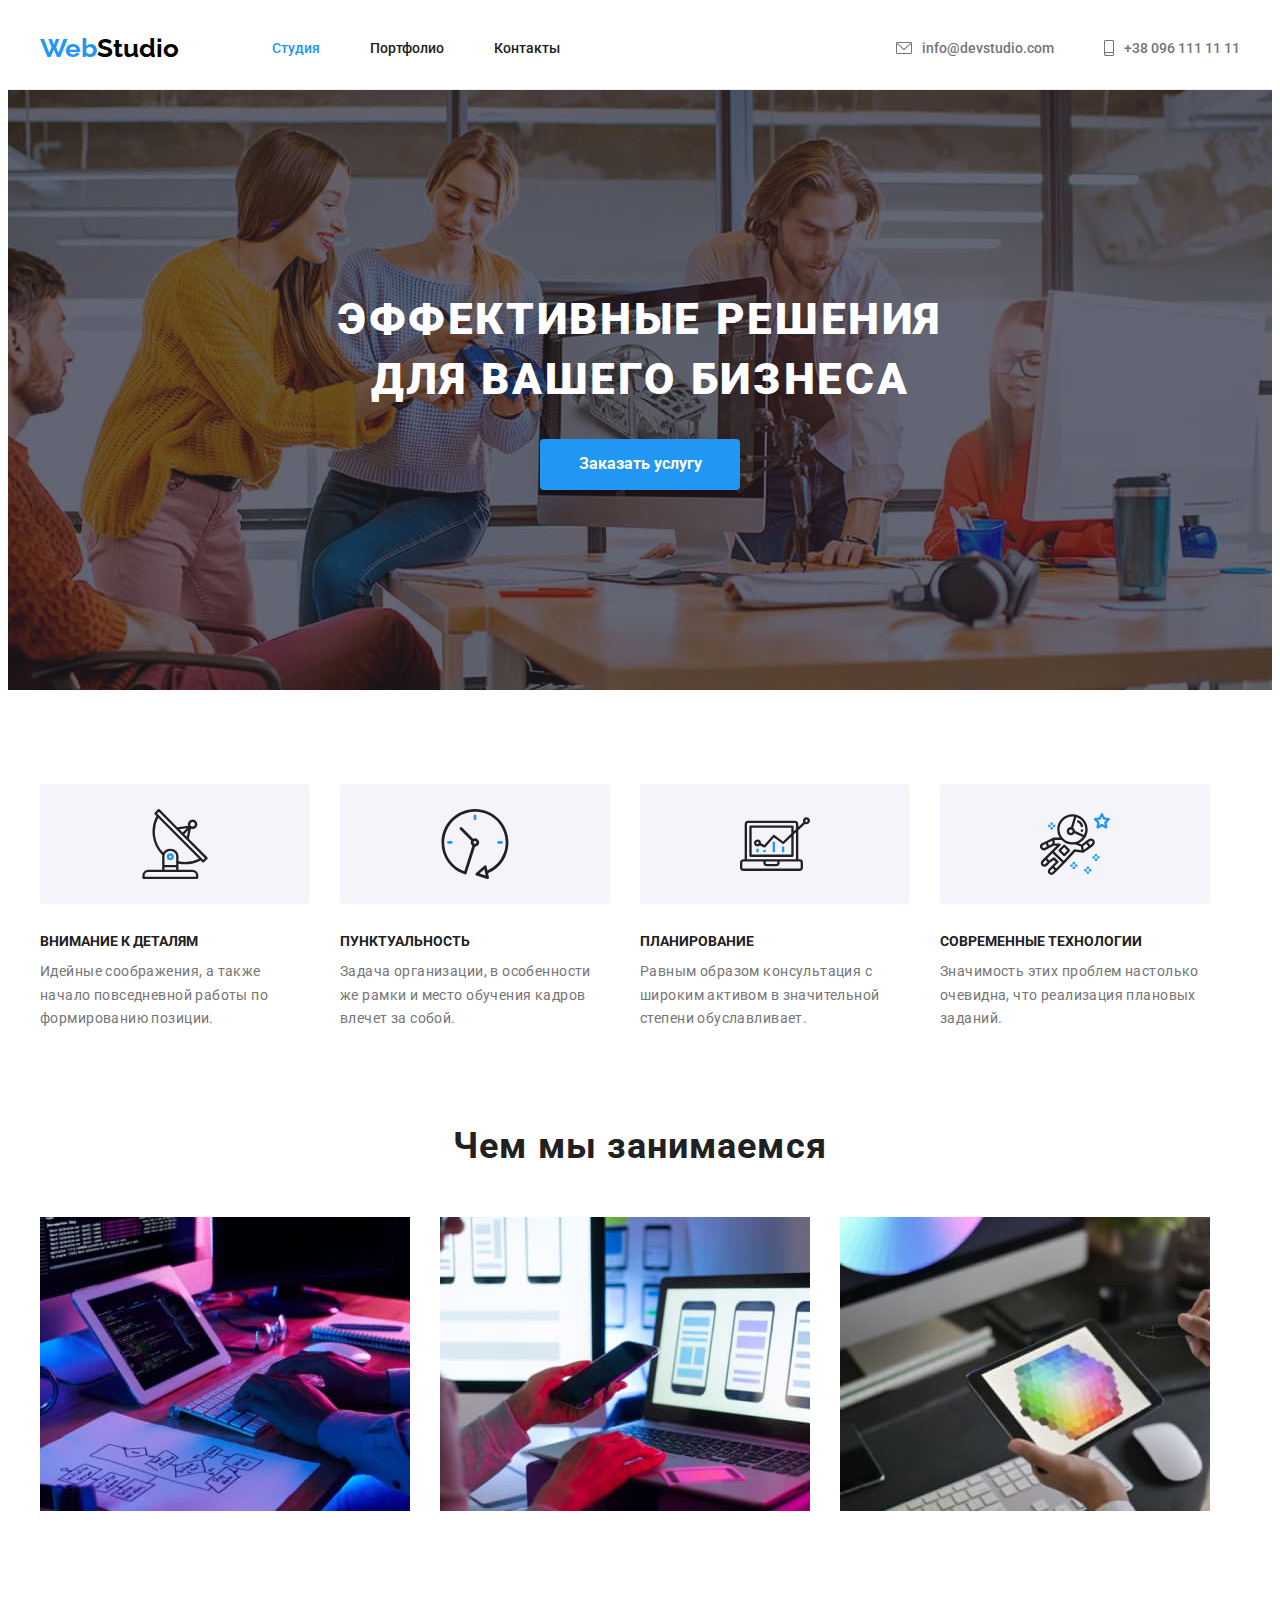
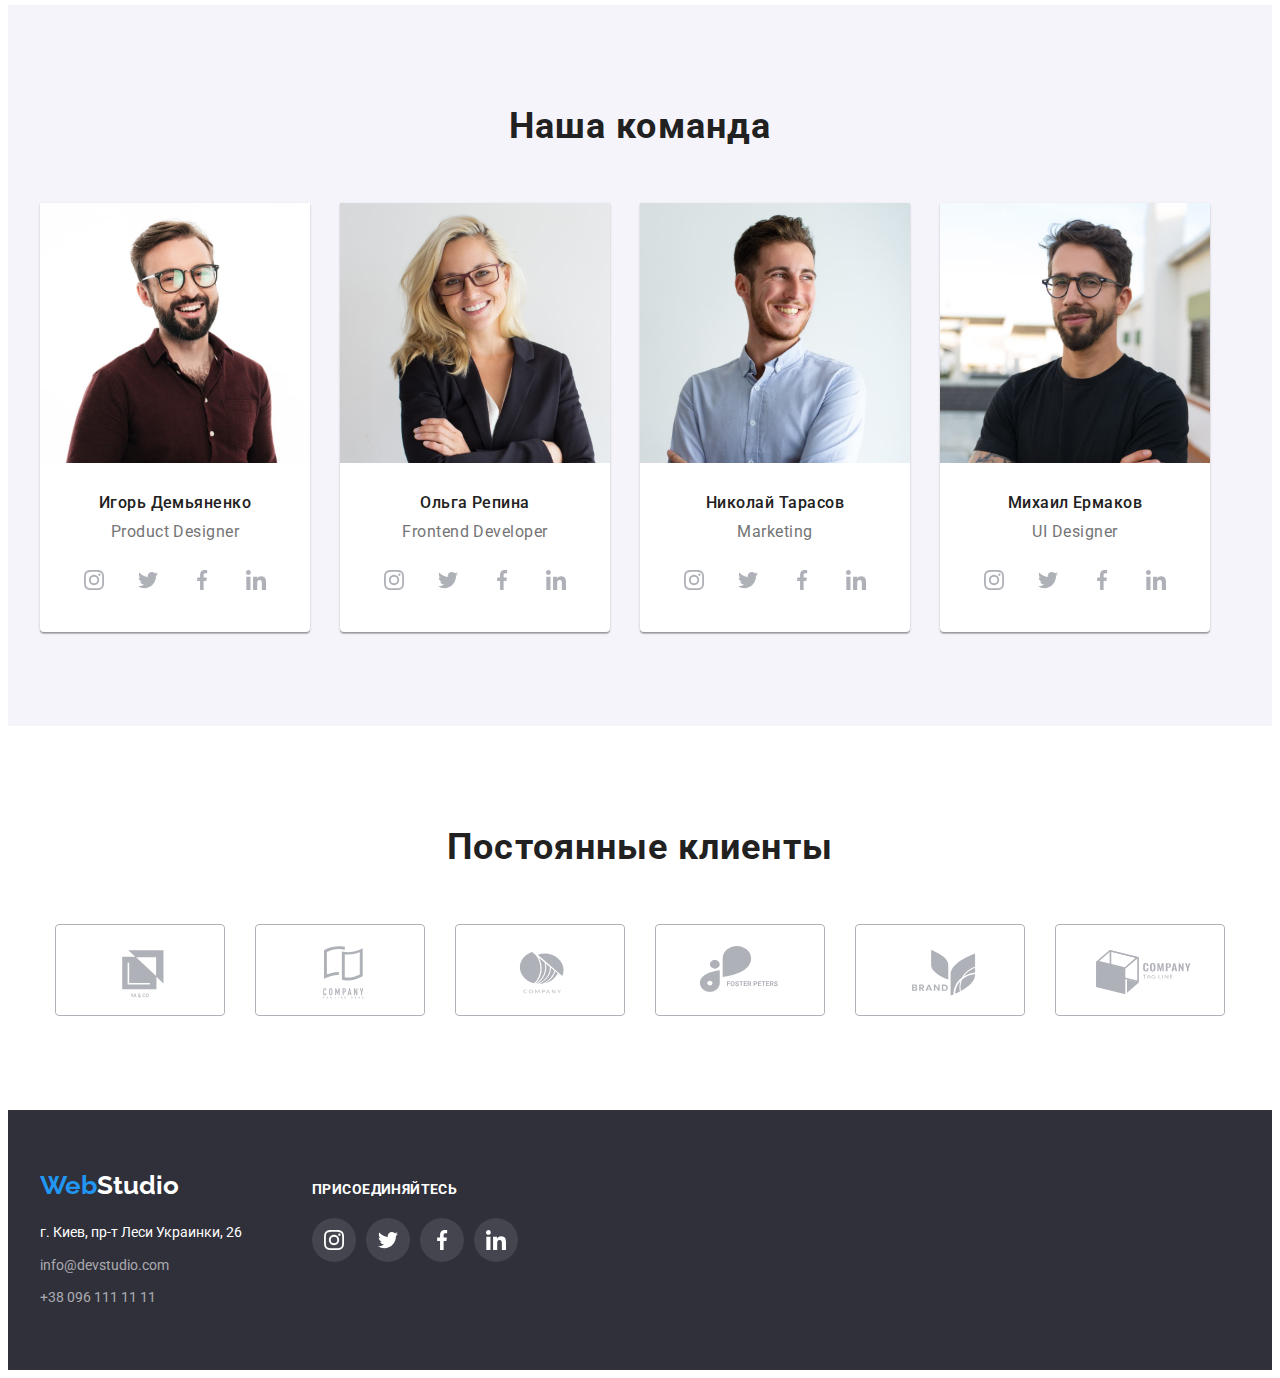
<file: index.html>
<!DOCTYPE html>
<html lang="ru">
<head>
    <meta charset="UTF-8">
    <meta http-equiv="X-UA-Compatible" content="IE=edge">
    <meta name="viewport" content="width=device-width, initial-scale=1.0">
    <title>Студия</title>
    <link rel="preconnect" href="https://fonts.googleapis.com">
    <link rel="preconnect" href="https://fonts.gstatic.com" crossorigin>
    <link href="https://fonts.googleapis.com/css2?family=Raleway:wght@700&family=Roboto:wght@400;500;700;900&display=swap"
        rel="stylesheet">
<link rel="stylesheet" href="https://cdnjs.cloudflare.com/ajax/libs/modern-normalize/1.1.0/modern-normalize.min.css"
    integrity="sha512-wpPYUAdjBVSE4KJnH1VR1HeZfpl1ub8YT/NKx4PuQ5NmX2tKuGu6U/JRp5y+Y8XG2tV+wKQpNHVUX03MfMFn9Q=="
    crossorigin="anonymous" referrerpolicy="no-referrer" />
        <link rel="stylesheet" href="./css/styles.css">
</head>
<body>

    
<header class="header">

<!--navigation-->

<div class="container">

<nav class="nav-box main-nav">
   
    <a href="/" class="logo"><span class="logo-color">Web</span>Studio</a>


    <ul class="nav-list">
       <li class="item">
        <a href="./index.html" class="nav-link current" >Студия</a> 
       </li>
       <li class="item">
        <a href="./portfolio.html" class="nav-link">Портфолио</a>
       </li>
       <li class="item">
        <a href="" class="nav-link">Контакты</a>
       </li>
    </ul>
    
        <ul class="contacts-list">
           <li class="item">
               <a href="mailto:info@devstudio.com" class="contact-link">
                <svg class="icon-envelope" width="16" height="12">
                    <use href="./images/symbol-defs.svg#icon-envelope"></use>
                </svg>info@devstudio.com</a>
            </li>
    
           <li class="item">
               <a href="tel:+380961111111" class="contact-link">
                   <svg class="icon-smartphone" width="10" height="16">
                <use href="./images/symbol-defs.svg#icon-smartphone"></use>
            </svg>+38 096 111 11 11</a>
            </li>
       </ul>
   


</nav>
</div>
 
</header>

<!--main info-->

<main>
         <!--hero section-->
       
   
            <section class="hero">
            <div class="container">
                <h1 class="hero-title">Эффективные решения для вашего бизнеса</h1>
            
                <button type="button" class="button">Заказать услугу</button>
                </div>
            </section>
    
        <!--feachers-->

    <section class="features-section">
        <div class="container">
        <h2 class="visually-hidden">Особенности</h2>

        <ul class="features-list">
            <li class="item">
               <div class="icon-block">
                   <svg width="70" height="70">
                       <use href="./images/symbol-defs.svg#icon-antenna"></use>
                   </svg>
               </div>
                <h3 class="feature-title">Внимание к деталям</h3>
                <p class="feature-description">Идейные соображения, а также начало повседневной работы по формированию позиции.</p>
            </li>
            
            <li class="item">
                <div class="icon-block">
                    <svg width="70" height="70">
                        <use href="./images/symbol-defs.svg#icon-clock"></use>
                    </svg>
                </div>
                <h3 class="feature-title">Пунктуальность</h3>
                <p class="feature-description">Задача организации, в особенности же рамки и место обучения кадров влечет за собой.</p>
            </li>

            <li class="item">
                <div class="icon-block">
                    <svg width="70" height="70">
                        <use href="./images/symbol-defs.svg#icon-diagram"></use>
                    </svg>
                </div>
                <h3 class="feature-title">Планирование</h3>
                <p class="feature-description">Равным образом консультация с широким активом в значительной степени обуславливает.</p>
            </li>

            <li class="item">
                <div class="icon-block">
                    <svg width="70" height="70">
                        <use href="./images/symbol-defs.svg#icon-astronaut"></use>
                    </svg>
                </div>
                <h3 class="feature-title">Современные технологии</h3>
                <p class="feature-description">Значимость этих проблем настолько очевидна, что реализация плановых заданий.</p>
            </li>
        </ul>
        </div>
    </section>
        
        <!--work-->
    <section class="work-section"> 
        <div class="container">
       
        <h2 class="work-title">Чем мы занимаемся</h2>

        <ul class="work-list">
            <li class="item">
                <img src="./images/box1.jpg" alt="кодинг на планшете" width="370">
            </li>
            <li class="item">
                <img src="./images/box2.jpg" alt="смартфон и ноутбук" width="370">
            </li>
            <li class="item">
                <img src="./images/box3.jpg" alt="палитра цветов на планшете" width="370">
            </li>
        </ul>
        </div>
    </section>

        <!--team-->

    <section class="team-section">
        <div class="container">
       
        <h2 class="team-title">Наша команда</h2>

        <ul class="team-list">
            <li class="item">
                <img src="./images/img4.jpg" alt="Игорь Демьяненко" width="270" height="260">
              <div class="card-desc">
                <h3 class="team-member">Игорь Демьяненко</h3>
                <p class="position">Product Designer</p>
              
           
              <ul class="social-links">
                  <li class="social-item">
                      <a href="#" class="link-icon"> 
                          <svg class="icon" width="20" height="20">
                            <use href="./images/symbol-defs.svg#icon-instagram"></use>
                        </svg>
                    </a>
                    </li>
                  <li class="social-item">
                      <a href="#" class="link-icon">
                          <svg class="icon" width="20" height="20">
                              <use href="./images/symbol-defs.svg#icon-twitter"></use>
                            </svg>
                        </a>
                    </li>
                  <li class="social-item">
                      <a href="#" class="link-icon">
                          <svg class="icon" width="20" height="20">
                              <use href="./images/symbol-defs.svg#icon-facebook"></use>
                            </svg>
                        </a>
                    </li>
                  <li class="social-item">
                      <a href="#" class="link-icon">
                          <svg class="icon" width="20" height="20">
                              <use href="./images/symbol-defs.svg#icon-linkedin"></use>
                            </svg>
                        </a>
                    </li>
              </ul>
        </div>
           
            </li>
            <li class="item">
                <img src="./images/img1.jpg" alt="Ольга Репина" width="270" height="260">
              
                <div class="card-desc">
                    <h3 class="team-member">Ольга Репина</h3>
                    <p class="position">Frontend Developer</p>
                    <ul class="social-links">
                        <li class="social-item">
                            <a href="#" class="link-icon">
                                <svg class="icon" width="20" height="20">
                                    <use href="./images/symbol-defs.svg#icon-instagram"></use>
                                </svg>
                            </a>
                        </li>
                        <li class="social-item">
                            <a href="#" class="link-icon">
                                <svg class="icon" width="20" height="20">
                                    <use href="./images/symbol-defs.svg#icon-twitter"></use>
                                </svg>
                            </a>
                        </li>
                        <li class="social-item">
                            <a href="#" class="link-icon">
                                <svg class="icon" width="20" height="20">
                                    <use href="./images/symbol-defs.svg#icon-facebook"></use>
                                </svg>
                            </a>
                        </li>
                        <li class="social-item">
                            <a href="#" class="link-icon">
                                <svg class="icon" width="20" height="20">
                                    <use href="./images/symbol-defs.svg#icon-linkedin"></use>
                                </svg>
                            </a>
                        </li>
                    </ul>
                </div>
           
            </li>
            <li class="item">
                <img src="./images/img2.jpg" alt="Николай Тарасов" width="270" height="260">
              
                <div class="card-desc">
                    <h3 class="team-member">Николай Тарасов</h3>
                    <p class="position">Marketing</p>
                    <ul class="social-links">
                        <li class="social-item">
                            <a href="#" class="link-icon">
                                <svg class="icon" width="20" height="20">
                                    <use href="./images/symbol-defs.svg#icon-instagram"></use>
                                </svg>
                            </a>
                        </li>
                        <li class="social-item">
                            <a href="#" class="link-icon">
                                <svg class="icon" width="20" height="20">
                                    <use href="./images/symbol-defs.svg#icon-twitter"></use>
                                </svg>
                            </a>
                        </li>
                        <li class="social-item">
                            <a href="#" class="link-icon">
                                <svg class="icon" width="20" height="20">
                                    <use href="./images/symbol-defs.svg#icon-facebook"></use>
                                </svg>
                            </a>
                        </li>
                        <li class="social-item">
                            <a href="#" class="link-icon">
                                <svg class="icon" width="20" height="20">
                                    <use href="./images/symbol-defs.svg#icon-linkedin"></use>
                                </svg>
                            </a>
                        </li>
                    </ul>
                </div>
           
            </li>
            <li class="item">
                <img src="./images/img3.jpg" alt="Михаил Ермаков" width="270" height="260">
             
               <div class="card-desc">
                    <h3 class="team-member">Михаил Ермаков</h3>
                    <p class="position">UI Designer</p>
                    <ul class="social-links">
                        <li class="social-item">
                            <a href="#" class="link-icon">
                                <svg class="icon" width="20" height="20">
                                    <use href="./images/symbol-defs.svg#icon-instagram"></use>
                                </svg>
                            </a>
                        </li>
                        <li class="social-item">
                            <a href="#" class="link-icon">
                                <svg class="icon" width="20" height="20">
                                    <use href="./images/symbol-defs.svg#icon-twitter"></use>
                                </svg>
                            </a>
                        </li>
                        <li class="social-item">
                            <a href="#" class="link-icon">
                                <svg class="icon" width="20" height="20">
                                    <use href="./images/symbol-defs.svg#icon-facebook"></use>
                                </svg>
                            </a>
                        </li>
                        <li class="social-item">
                            <a href="#" class="link-icon">
                                <svg class="icon" width="20" height="20">
                                    <use href="./images/symbol-defs.svg#icon-linkedin"></use>
                                </svg>
                            </a>
                        </li>
                    </ul>
               </div>
            
            </li>
        </ul>
        </div>
    </section>

</main>
<!--clients-->

<section class="clients-section">
    <div class="container">

        <h2 class="clients-title">Постоянные клиенты</h2>

        <ul class="clients-list">
           
            <li class="item">
                <a href="#" class="client-link">
                <svg class="icon" width="106" height="60"><use href="./images/symbol-defs.svg#icon-logo"></use></svg>
            </a>
        </li>
       
        
            <li class="item">
                <a href="#" class="client-link">
                <svg class="icon" width="106" height="60"><use href="./images/symbol-defs.svg#icon-logo-1"></use></svg>
            </a>
        </li>
       
       
            <li class="item">
                <a href="#" class="client-link">
                <svg class="icon" width="106" height="60"><use href="./images/symbol-defs.svg#icon-logo-2"></use></svg>
            </a>
        </li>
        
       
            <li class="item">
                <a href="#" class="client-link">
                <svg class="icon" width="106" height="60"><use href="./images/symbol-defs.svg#icon-logo-3"></use></svg>
            </a>
        </li>
        
            <li class="item">
                <a href="#" class="client-link">
                <svg class="icon" width="106" height="60"><use href="./images/symbol-defs.svg#icon-logo-4"></use></svg>
            </a>
        </li>
       
            <li class="item">
                <a href="#" class="client-link">
                <svg class="icon" width="106" height="60"><use href="./images/symbol-defs.svg#icon-logo-5"></use></svg>
            </a>
        </li>
       
        </ul>


    </div>
</section>

<!--footer-->

<footer class="footer">
    <div class="container footer-nav">
        <div class="footer-contacts">
  
    <a href="/" class="logotype"><span class="logotype-color">Web</span>Studio</a>

    <address>г. Киев, пр-т Леси Украинки, 26</address>

<ul class="contacts">
    <li class="item"><a href="mailto:info@devstudio.com" class="link">info@devstudio.com</a></li>

    <li class="item"><a href="tel:+380961111111" class="link">+38 096 111 11 11</a></li>
</ul>
         </div>

         <div class="social-footer">

            <h3 class="subtitle">Присоединяйтесь</h3>

            <ul class="footer-list">

        <li class="footer-item">
            <a href="#" class="link-icon">
                <svg class="icon" width="20" height="20">
                    <use href="./images/symbol-defs.svg#icon-instagram"></use>
                </svg>
            </a>
        </li>
        <li class="footer-item">
            <a href="#" class="link-icon">
                <svg class="icon" width="20" height="20">
                    <use href="./images/symbol-defs.svg#icon-twitter"></use>
                </svg>
            </a>
        </li>
        <li class="footer-item">
            <a href="#" class="link-icon">
                <svg class="icon" width="20" height="20">
                    <use href="./images/symbol-defs.svg#icon-facebook"></use>
                </svg>
            </a>
        </li>
        <li class="footer-item">
            <a href="#" class="link-icon">
                <svg class="icon" width="20" height="20">
                    <use href="./images/symbol-defs.svg#icon-linkedin"></use>
                </svg>
            </a>
        </li>
        </ul>


         </div>


</div>
</footer>
</body>

</html>
</file>
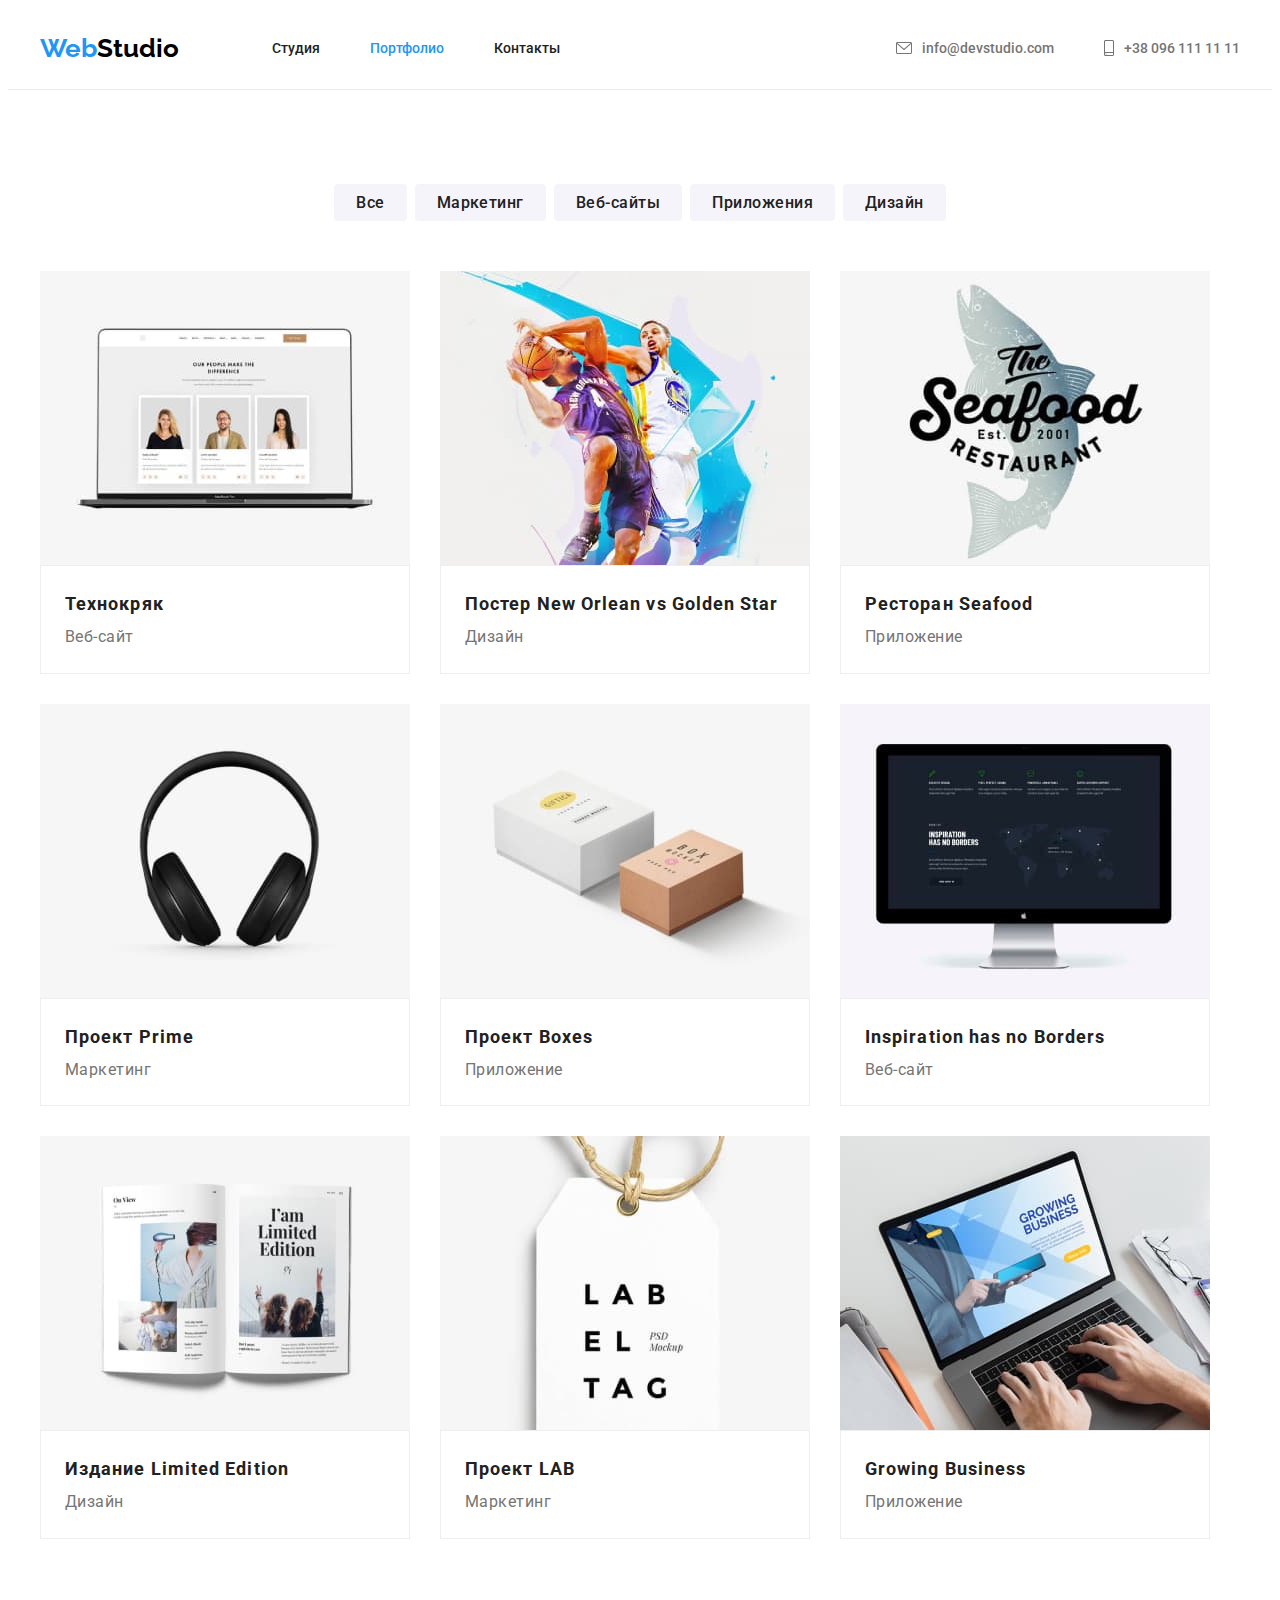
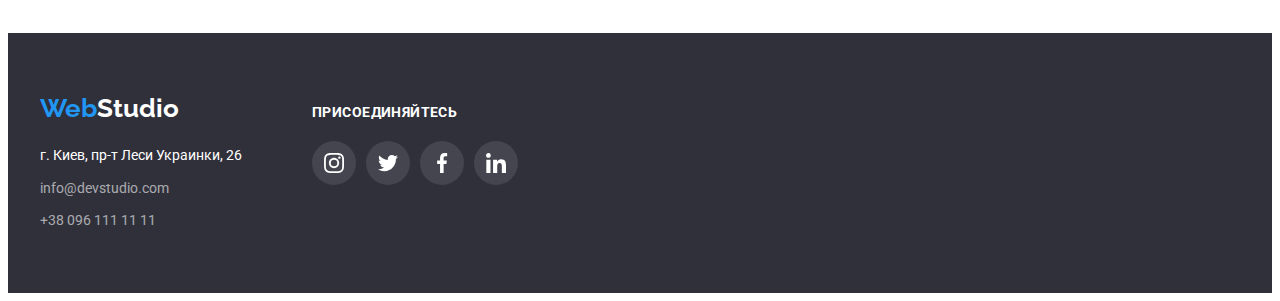
<file: portfolio.html>
<!DOCTYPE html>
<html lang="ru">
<head>
    <meta charset="UTF-8">
    <meta http-equiv="X-UA-Compatible" content="IE=edge">
    <meta name="viewport" content="width=device-width, initial-scale=1.0">
    <title>Портфолио</title>
    <link rel="preconnect" href="https://fonts.googleapis.com">
    <link rel="preconnect" href="https://fonts.gstatic.com" crossorigin>
    <link href="https://fonts.googleapis.com/css2?family=Raleway:wght@700&family=Roboto:wght@400;500;700;900&display=swap"
        rel="stylesheet">
    <link rel="stylesheet" href="https://cdnjs.cloudflare.com/ajax/libs/modern-normalize/1.1.0/modern-normalize.min.css"
        integrity="sha512-wpPYUAdjBVSE4KJnH1VR1HeZfpl1ub8YT/NKx4PuQ5NmX2tKuGu6U/JRp5y+Y8XG2tV+wKQpNHVUX03MfMFn9Q=="
        crossorigin="anonymous" referrerpolicy="no-referrer" />
    <link rel="stylesheet" href="./css/styles.css" />
    
</head>

<body>

<header class="header">

<!--navigation-->
<div class="container">

    <nav class="nav-box main-nav">

        <a href="/" class="logo"><span class="logo-color">Web</span>Studio</a>


        <ul class="nav-list">
            <li class="item">
                <a href="./index.html" class="nav-link">Студия</a>
            </li>
            <li class="item">
                <a href="./portfolio.html" class="nav-link current">Портфолио</a>
            </li>
            <li class="item">
                <a href="" class="nav-link">Контакты</a>
            </li>
        </ul>

        <ul class="contacts-list">
            <li class="item">
                <a href="mailto:info@devstudio.com" class="contact-link">
                    <svg class="icon-envelope" width="16" height="12">
                        <use href="./images/symbol-defs.svg#icon-envelope"></use>
                    </svg>info@devstudio.com</a>
            </li>

            <li class="item">
                <a href="tel:+380961111111" class="contact-link">
                    <svg class="icon-smartphone" width="10" height="16">
                        <use href="./images/symbol-defs.svg#icon-smartphone"></use>
                    </svg>+38 096 111 11 11</a>
            </li>
        </ul>



    </nav>
</div>
  
</header>

<!--main info-->

<main>

    <!--filters-->


    <section class="filters-section">
        <div class="container">

        <h1 class="visually-hidden">Наши работы</h1>
        
            
        <ul class="filters-list">
           
            <li class="item"><button type="button" class="filter">Все</button></li>
            <li class="item"><button type="button" class="filter">Маркетинг</button></li>
            <li class="item"><button type="button" class="filter">Веб-сайты</button></li>
            <li class="item"><button type="button" class="filter">Приложения</button></li>
            <li class="item"><button type="button" class="filter">Дизайн</button></li>
           
        </ul>

    <!--portfolio-->

        
         <ul class="works-list">
             <li class="item"><img src="./images/img5.jpg" alt="Раскрытый ноутбук" width="370" height="294" >
               <div class="card"> 
                   <h2 class="caption">Технокряк</h2>
                <p class="desc">Веб-сайт</p>
                </div>
             </li>
             <li class="item"><img src="./images/img6.jpg" alt="Два баскетболиста в прыжке" width="370" height="294">
               <div class="card">
                <h2 class="caption">Постер New Orlean vs Golden Star</h2>
                <p class="desc">Дизайн</p>
                </div>
            </li>
            <li class="item"><img src="./images/img7.jpg" alt="Логотип ресторана на фоне рыбы" width="370" height="294">
                <div class="card">
                <h2 class="caption">Ресторан Seafood</h2>
                <p class="desc">Приложение</p>
                </div>
            </li>
            <li class="item"><img src="./images/img8.jpg" alt="Наушники" width="370" height="294">
                <div class="card">
                <h2 class="caption">Проект Prime</h2>
                <p class="desc">Маркетинг</p>
                </div>
            </li>
            <li class="item"><img src="./images/img9.jpg" alt="Две коробки" width="370" height="294">
               <div class="card">
                <h2 class="caption">Проект Boxes</h2>
                <p class="desc">Приложение</p>
                </div>
            </li>
            <li class="item"><img src="./images/img10.jpg" alt="Монитор Apple" width="370" height="294">
               <div class="card">
                <h2 class="caption">Inspiration has no Borders</h2>
                <p class="desc">Веб-сайт</p>
                </div>
            </li>
            <li class="item"><img src="./images/img11.jpg" alt="Раскрытый глянцевый журнал" width="370" height="294">
                <div class="card">
                <h2 class="caption">Издание Limited Edition</h2>
                <p class="desc">Дизайн</p>
                </div>
            </li>
            <li class="item"><img src="./images/img12.jpg" alt="Картонная бирка" width="370" height="294">
               <div class="card"> 
                <h2 class="caption">Проект LAB</h2>
                <p class="desc">Маркетинг</p>
                </div>
            </li>
            <li class="item"><img src="./images/img13.jpg" alt="Руки, печатающие на ноутбуке" width="370" height="294">
                <div class="card">
                <h2 class="caption">Growing Business</h2>
                <p class="desc">Приложение</p>
                </div>
            </li>
        </ul>
        </div>

        

    </section>
</main>

<!--footer-->

<footer class="footer">
    <div class="container footer-nav">
        <div class="footer-contacts">

            <a href="/" class="logotype"><span class="logotype-color">Web</span>Studio</a>

            <address>г. Киев, пр-т Леси Украинки, 26</address>

            <ul class="contacts">
                <li class="item"><a href="mailto:info@devstudio.com" class="link">info@devstudio.com</a></li>

                <li class="item"><a href="tel:+380961111111" class="link">+38 096 111 11 11</a></li>
            </ul>
        </div>

        <div class="social-footer">

            <h3 class="subtitle">Присоединяйтесь</h3>

            <ul class="footer-list">

                <li class="footer-item">
                    <a href="#" class="link-icon">
                        <svg class="icon" width="20" height="20">
                            <use href="./images/symbol-defs.svg#icon-instagram"></use>
                        </svg>
                    </a>
                </li>
                <li class="footer-item">
                    <a href="#" class="link-icon">
                        <svg class="icon" width="20" height="20">
                            <use href="./images/symbol-defs.svg#icon-twitter"></use>
                        </svg>
                    </a>
                </li>
                <li class="footer-item">
                    <a href="#" class="link-icon">
                        <svg class="icon" width="20" height="20">
                            <use href="./images/symbol-defs.svg#icon-facebook"></use>
                        </svg>
                    </a>
                </li>
                <li class="footer-item">
                    <a href="#" class="link-icon">
                        <svg class="icon" width="20" height="20">
                            <use href="./images/symbol-defs.svg#icon-linkedin"></use>
                        </svg>
                    </a>
                </li>
            </ul>


        </div>


    </div>
</footer>
</body>

</html>
</file>
<file: css/styles.css>
/* primary text color - #757575 */
/*title text color - #212121 */
/* color h1 - #FFFFFF */
/* color logo - #000000 */
/* accent color - #2196F3 */
/* background color-1 - #F5F4FA*/
/* background color-2 - #2F303A */
/* #188ce8 */
/*font-family: 'Raleway', sans-serif;
font-family: 'Roboto', sans-serif; */

:root {
  --primary-text-color: #757575;
  --secondary-text-color: #212121;
  --accent-color: #2196f3;
  --icon-color: #afb1b8;
  --primary-font: 'Roboto', sans-serif;
  --secondary-font: 'Raleway', sans-serif;
}

body {
  font-family: var(--primary-font);
  color: var(--primary-text-color);
}

ul {
  list-style: none;
  margin: 0;
  padding: 0;
}

a {
  text-decoration: none;
  padding: 0;
}

h1,
h2,
h3,
h4,
h5,
h6,
p {
  margin: 0;
}

/*============Header styles start here=======*/

.container {
  width: 1200px;
  margin-left: auto;
  margin-right: auto;
  padding-left: 15px;
  padding-right: 15px;
}

.header {
  border-bottom: 1px solid #ececec;
}
/*main nav box*/

.main-nav {
  display: flex;
  align-items: center;
}

img {
  display: block;
}

/* logo */

.logo {
  font-family: var(--secondary-font);
  font-size: 26px;
  font-weight: 700;
  line-height: 1.2;
  color: #000000;
}

.logo-color {
  color: var(--accent-color);
}

/*navigation*/

.nav-list {
  display: flex;
  margin-left: 93px;
}

.nav-list .item:not(:last-child) {
  margin-right: 50px;
}

.nav-link {
  display: block;
  padding-top: 32px;
  padding-bottom: 32px;

  color: var(--secondary-text-color);

  font-size: 14px;
  font-weight: 500;
  line-height: 1.2;
  text-decoration: none;
}

.nav-link:hover,
.nav-link:focus {
  color: var(--accent-color);
}

.nav-link.current {
  color: var(--accent-color);
}

/*Contacts*/

.contacts-list {
  display: flex;
  margin-left: auto;
}

.contacts-list .item + .item {
  margin-left: 50px;
}
.contact-link {
  display: flex;
  justify-content: center;
  align-items: center;

  padding-top: 32px;
  padding-bottom: 32px;

  color: var(--primary-text-color);
  font-size: 14px;
  font-weight: 500;
  line-height: 1.2;
  text-decoration: none;
}
.icon-envelope {
  margin-right: 10px;
  fill: currentColor;
}

.icon-smartphone {
  margin-right: 10px;
  fill: currentColor;
}

.contact-link:hover,
.contact-link:focus {
  color: var(--accent-color);
  fill: var(--accent-color);
}

/*hero */

.hero {
  background: #2f303a;
  background-image: linear-gradient(to right, rgba(47, 48, 58, 0.4), rgba(47, 48, 58, 0.4)),
    url(../images/img14.jpg);
  background-repeat: no-repeat;
  background-size: 1600px;
  background-position: center, center;

  text-align: center;
  padding-top: 200px;
  padding-bottom: 200px;
}

.hero-title {
  max-width: 696px;
  margin: 0 auto;
  color: #ffffff;
  font-size: 44px;
  font-weight: 900;
  line-height: 1.36;
  letter-spacing: 0.06em;
  text-transform: uppercase;
}

.button {
  cursor: pointer;
  padding: 10px 32px;
  min-width: 200px;
  text-align: center;
  margin-top: 30px;

  background-color: var(--accent-color);
  color: #ffffff;

  font-family: var(--primary-font);
  font-size: 16px;
  font-weight: 700;
  line-height: 1.9;
  text-align: center;

  box-shadow: 0px 4px 4px rgba(0, 0, 0, 0.15);
  border-radius: 4px;
  border: none;
}

.button:hover,
.button:focus {
  background-color: #188ce8;
}

/*features*/

.visually-hidden {
  position: absolute;
  clip: rect(0 0 0 0);
}

.features-section {
  padding-top: 94px;
}

.features-list {
  display: flex;
}

.features-list .item {
  max-width: 270px;
}

.features-list .item + .item {
  margin-left: 30px;
}

.icon-block {
  display: flex;
  justify-content: center;
  align-items: center;
  width: 270px;
  height: 120px;
  background: #f5f4fa;
  border-radius: 4px;
  margin-bottom: 30px;
}
.feature-title {
  margin-bottom: 10px;
  color: var(--secondary-text-color);
  font-weight: 700;
  font-size: 14px;
  line-height: 1.14;
  text-transform: uppercase;
}

.feature-description {
  font-weight: 400;
  font-size: 14px;
  line-height: 1.7;
  letter-spacing: 0.03em;
}

/*work*/

.work-section {
  padding-top: 94px;
  padding-bottom: 94px;
}

.work-title {
  margin-bottom: 50px;

  color: var(--secondary-text-color);
  font-weight: 700;
  font-size: 36px;
  line-height: 1.17;
  text-align: center;
  letter-spacing: 0.03em;
}
.work-list {
  display: flex;
}
.work-list .item + .item {
  margin-left: 30px;
}

/*team*/

.team-section {
  padding-top: 94px;
  padding-bottom: 94px;

  background-color: #f5f4fa;
}

.team {
  background-color: #f5f4fa;
}

.team-title {
  margin-bottom: 50px;

  color: var(--secondary-text-color);
  font-weight: 700;
  font-size: 36px;
  line-height: 1.5;
  text-align: center;
  letter-spacing: 0.03em;
}

.team-list {
  display: flex;
}

.team-list .item + .item {
  margin-left: 30px;
}
.team-list .item {
  background-color: #ffffff;
  border-radius: 0px 0px 4px 4px;
  box-shadow: 0px 1px 3px rgba(0, 0, 0, 0.12), 0px 1px 1px rgba(0, 0, 0, 0.14),
    0px 2px 1px rgba(0, 0, 0, 0.2);
}

.team-member {
  margin-bottom: 10px;

  color: var(--secondary-text-color);
  font-weight: 500;
  font-size: 16px;
  line-height: 1.2;
  letter-spacing: 0.03em;
  text-align: center;
}

.position {
  margin-bottom: 16px;

  text-align: center;
  font-size: 16px;
  font-weight: 400;
  line-height: 1.2;
  letter-spacing: 0.03em;
}

.card-desc {
  padding-top: 30px;
  padding-bottom: 30px;
}

.social-links {
  display: flex;
  justify-content: center;
  align-items: center;
}

.social-item {
  display: flex;
  justify-content: center;
  align-items: center;
  /* border: 1px solid red; */
  width: 44px;
  height: 44px;
  border-radius: 50%;
}

.social-item:not(:last-child) {
  margin-right: 10px;
}

.link-icon {
  display: flex;
  justify-content: center;
  align-items: center;
  width: 100%;
  height: 100%;
  border-radius: 50%;
  fill: var(--icon-color);
}

.link-icon:hover,
.link-icon:focus {
  background-color: var(--accent-color);
}

.link-icon:hover .icon,
.link-icon:focus .icon {
  fill: #ffffff;
}

/*clients*/

.clients-section {
  padding-top: 94px;
  padding-bottom: 94px;
}

.clients-title {
  margin-bottom: 50px;

  color: var(--secondary-text-color);
  font-weight: 700;
  font-size: 36px;
  line-height: 1.5;
  text-align: center;
  letter-spacing: 0.03em;
}
.clients-list {
  display: flex;
  justify-content: center;
  align-items: center;
}
.clients-list .item {
  width: 170px;
  height: 92px;
}

.clients-list .item:not(:last-child) {
  margin-right: 30px;
}

.client-link {
  display: flex;
  justify-content: center;
  align-items: center;
  width: 100%;
  height: 100%;
  fill: var(--icon-color);

  border: 1px solid var(--icon-color);
  box-sizing: border-box;
  border-radius: 4px;
}

.icon {
  display: flex;
  justify-content: center;
  align-items: center;
}

.client-link:hover,
.client-link:focus {
  border: 1px solid var(--accent-color);
}

.client-link:hover .icon,
.client-link:focus .icon {
  fill: var(--accent-color);
}

/*footer*/

.footer {
  padding-top: 60px;
  padding-bottom: 60px;
  background-color: #2f303a;
}

.footer-nav {
  display: flex;
  align-items: baseline;
}
.footer-contacts {
  margin-right: 70px;
}

.logotype {
  display: block;
  margin-bottom: 20px;

  color: #ffffff;
  font-family: var(--secondary-font);
  font-size: 26px;
  font-weight: 700;
  line-height: 1.2;
}

.logotype-color {
  color: var(--accent-color);
}

address {
  margin-bottom: 9px;

  color: #ffffff;
  font-style: normal;
  font-weight: 400;
  font-size: 14px;
  line-height: 1.7;
}

.link {
  display: block;

  color: rgba(255, 255, 255, 0.6);
  font-size: 14px;
  font-weight: 400;
  line-height: 1.7;
}

.link:hover,
.link:focus {
  color: var(--accent-color);
}

.contacts .item + .item {
  margin-top: 9px;
}

.subtitle {
  margin-bottom: 20px;

  font-style: normal;
  font-weight: 700;
  font-size: 14px;
  line-height: 1.14;
  letter-spacing: 0.03em;
  text-transform: uppercase;

  color: #ffffff;
}

.footer-list {
  display: flex;
}

.footer-item {
  display: flex;
  justify-content: center;
  align-items: center;
  width: 44px;
  height: 44px;

  border-radius: 50%;

  background-color: rgba(255, 255, 255, 0.1);
}

.footer-item:not(:last-child) {
  margin-right: 10px;
}

.footer-item .link-icon {
  display: flex;
  justify-content: center;
  align-items: center;
  fill: #ffffff;
}

.footer-item:hover,
.footer-item:focus {
  background-color: var(--accent-color);
}

/*filters portfolio*/

.filters-section {
  padding-top: 94px;
  padding-bottom: 94px;
}

.filters-list {
  display: flex;
  justify-content: center;
  margin-bottom: 50px;
}
.filter {
  cursor: pointer;
  border-radius: 4px;
  border: none;
  padding: 6px 22px;

  color: var(--secondary-text-color);
  background-color: #f5f4fa;

  font-family: var(--primary-font);
  font-weight: 500;
  font-size: 16px;
  font-style: normal;
  letter-spacing: 0.03em;
  line-height: 1.6;
  text-align: center;
}
.filters-list .item + .item {
  margin-left: 8px;
}

.filter:hover,
.filter:focus {
  color: #ffffff;
  background-color: var(--accent-color);
  box-shadow: 0px 3px 1px rgba(0, 0, 0, 0.1), 0px 1px 2px rgba(0, 0, 0, 0.08),
    0px 2px 2px rgba(0, 0, 0, 0.12);

  font-style: normal;
  font-weight: 500;
  font-size: 16px;
  line-height: 1.6;
  text-align: center;
  letter-spacing: 0.03em;
}

/*portfolio*/

.works-list {
  display: flex;
  flex-wrap: wrap;
}

.works-list .item {
  margin-right: 30px;
  margin-bottom: 30px;
}

.works-list .item:hover {
  box-shadow: 0px 1px 1px rgba(0, 0, 0, 0.12), 0px 4px 4px rgba(0, 0, 0, 0.06),
    1px 4px 6px rgba(0, 0, 0, 0.16);
}

.works-list .item:nth-child(3n) {
  margin-right: 0;
}

.works-list .item:nth-last-child(-n + 3) {
  margin-bottom: 0;
}

.card {
  padding: 20px 24px;

  border: 1px solid #eeeeee;
  box-sizing: border-box;
}

.caption {
  color: var(--secondary-text-color);
  font-style: normal;
  font-weight: 700;
  font-size: 18px;
  line-height: 2;
  letter-spacing: 0.06em;
}

.desc {
  font-style: normal;
  font-weight: 400;
  font-size: 16px;
  line-height: 1.9;
  letter-spacing: 0.03em;
}
</file>
